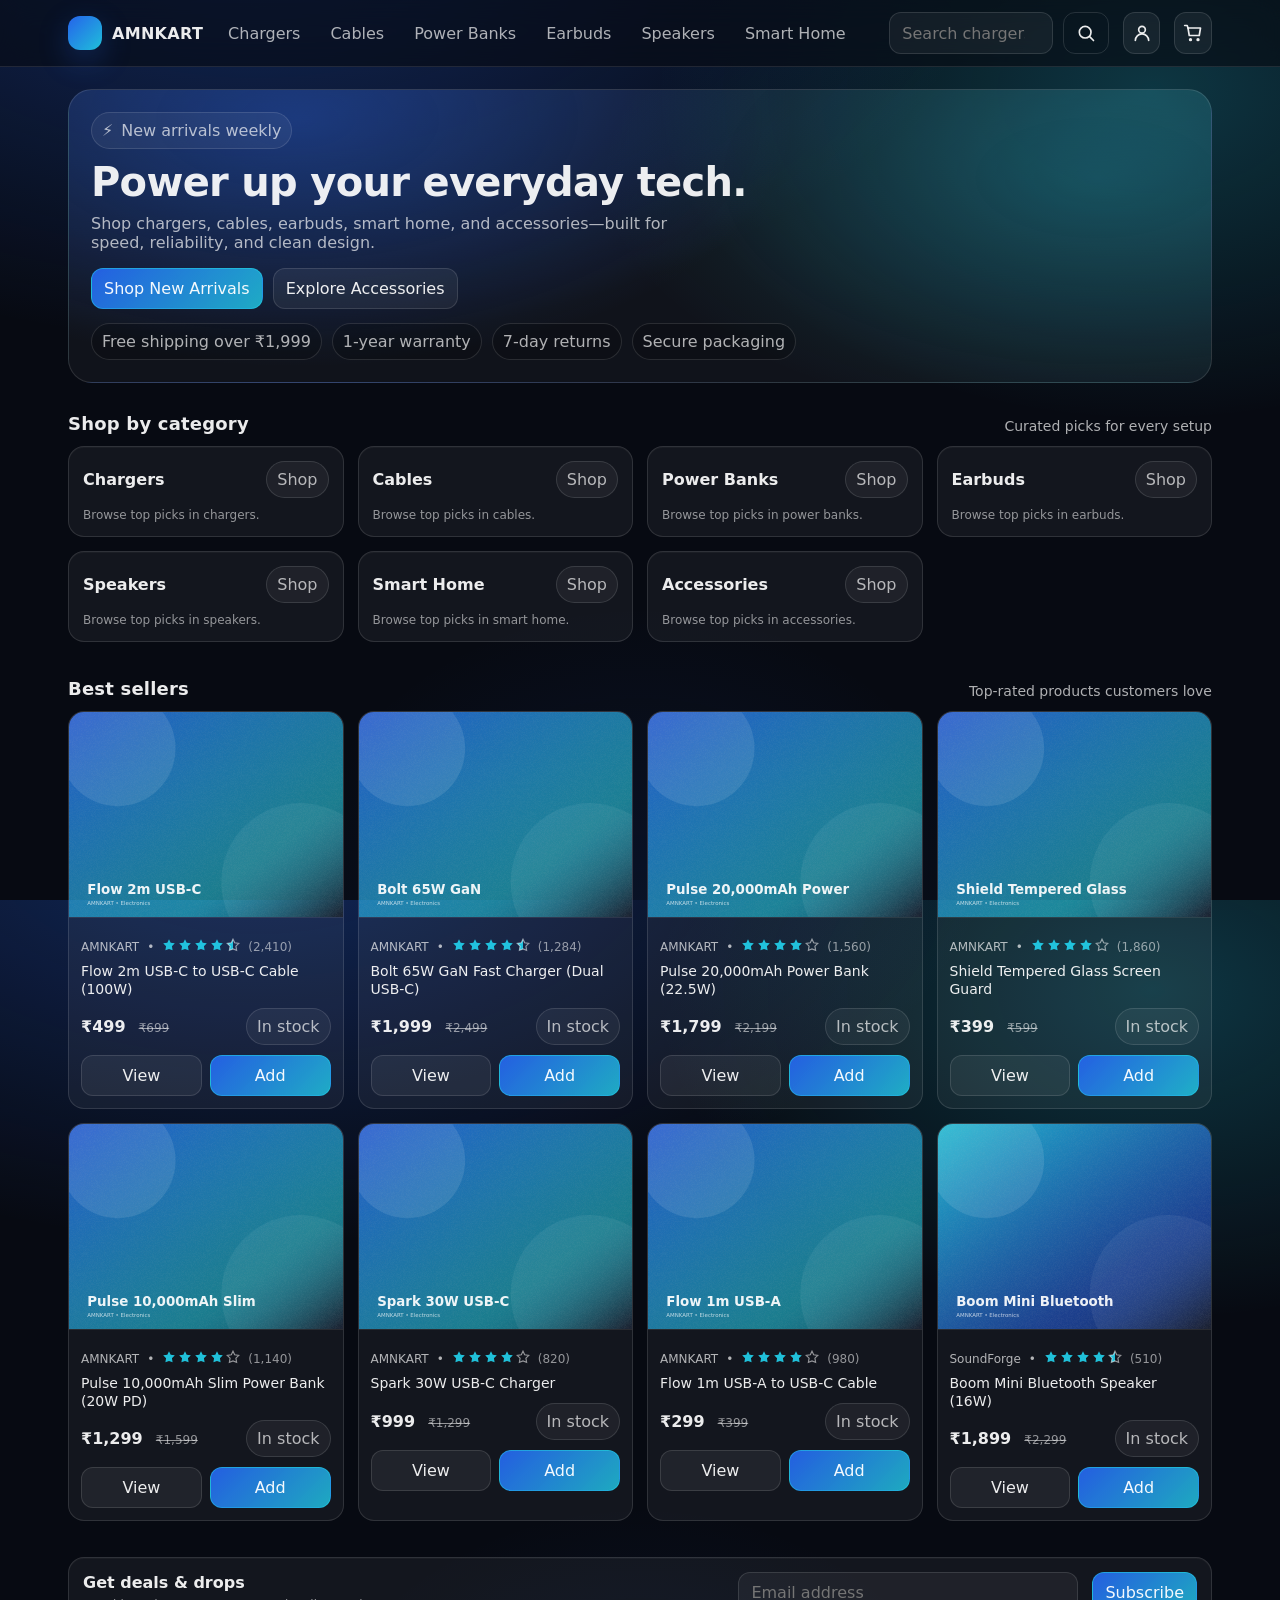
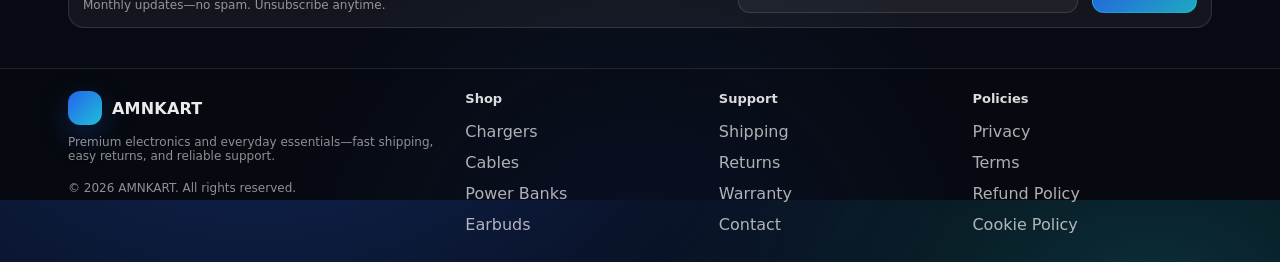
<file: ECOM/index.html>
<!doctype html>
<html lang="en">
  <head>
    <meta charset="utf-8" />
    <meta name="viewport" content="width=device-width, initial-scale=1" />
    <meta name="description" content="AMNKART electronics store: chargers, cables, power banks, earbuds, speakers, smart home and accessories." />
    <title>AMNKART</title>
    <link rel="stylesheet" href="assets/styles.css" />
  </head>
  <body>
    <header id="site-header"></header>
    <main id="page"></main>
    <footer id="site-footer"></footer>

    <script src="assets/data.js"></script>
    <script src="assets/app.js"></script>
    <script src="assets/pages/home.js"></script>
  </body>
</html>
</file>
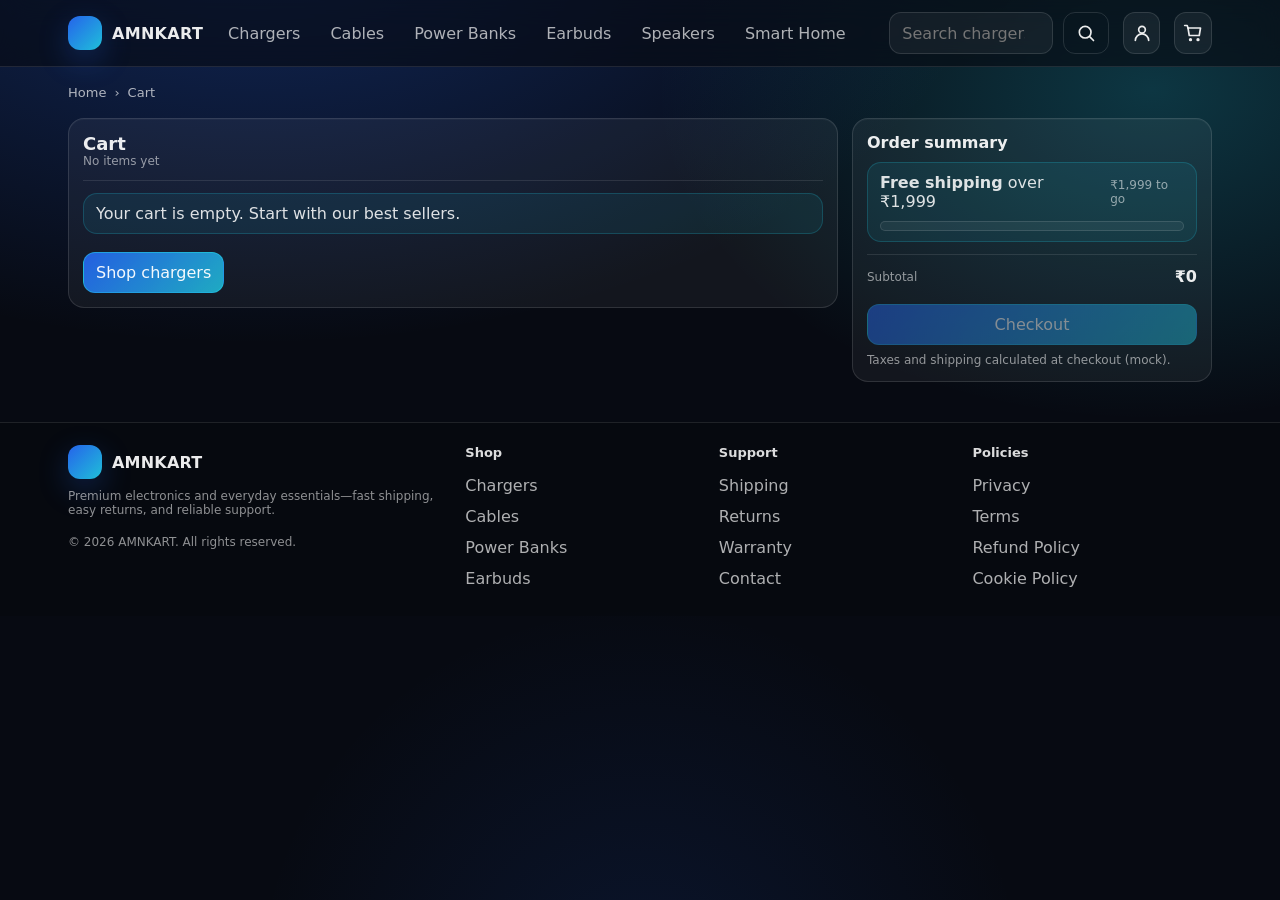
<file: ECOM/cart.html>
<!doctype html>
<html lang="en">
  <head>
    <meta charset="utf-8" />
    <meta name="viewport" content="width=device-width, initial-scale=1" />
    <meta name="description" content="Your AMNKART cart." />
    <title>Cart • AMNKART</title>
    <link rel="stylesheet" href="assets/styles.css" />
  </head>
  <body>
    <header id="site-header"></header>
    <main id="page"></main>
    <footer id="site-footer"></footer>

    <script src="assets/data.js"></script>
    <script src="assets/app.js"></script>
    <script src="assets/pages/cart.js"></script>
  </body>
</html>
</file>
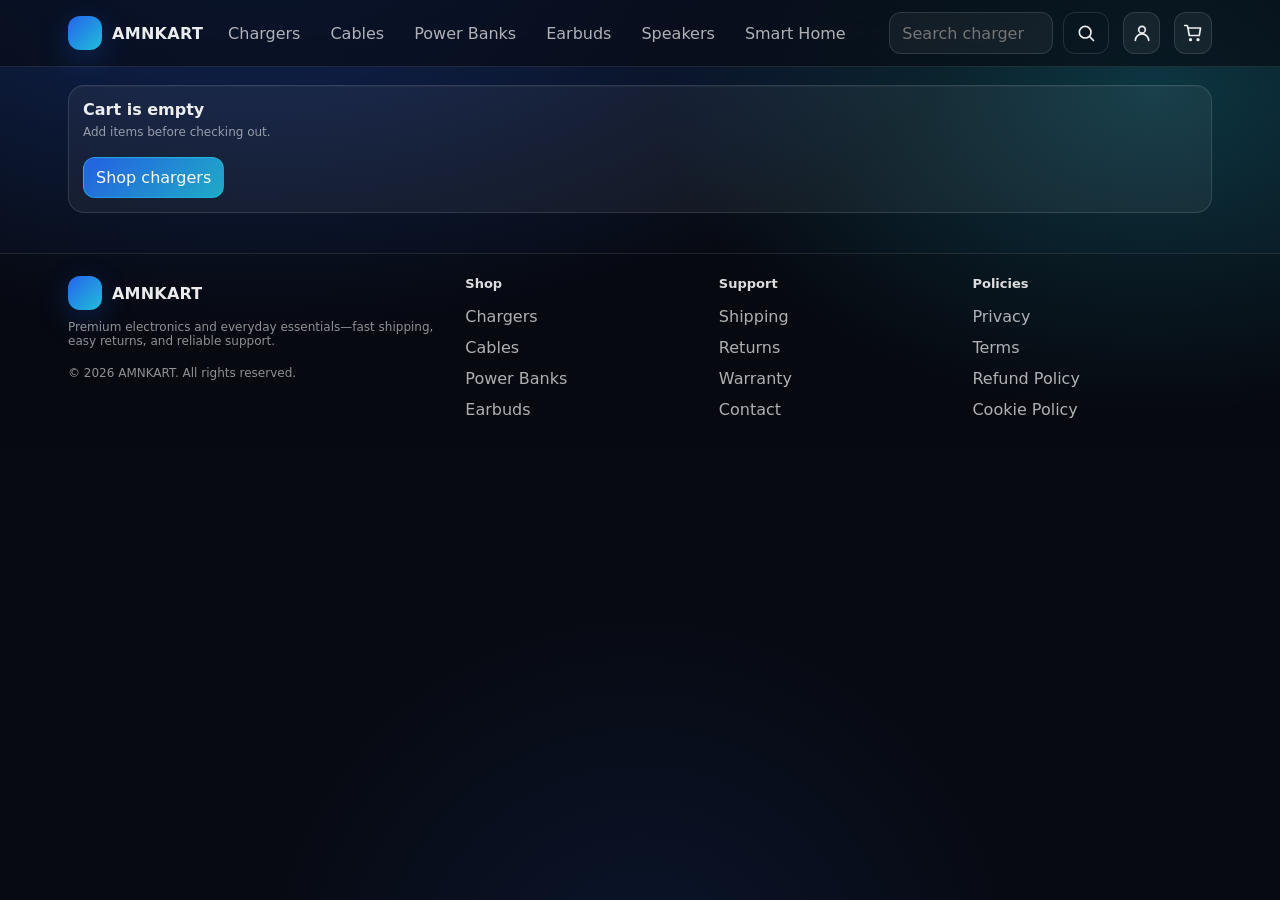
<file: ECOM/checkout.html>
<!doctype html>
<html lang="en">
  <head>
    <meta charset="utf-8" />
    <meta name="viewport" content="width=device-width, initial-scale=1" />
    <meta name="description" content="AMNKART checkout (mock)." />
    <title>Checkout • AMNKART</title>
    <link rel="stylesheet" href="assets/styles.css" />
  </head>
  <body>
    <header id="site-header"></header>
    <main id="page"></main>
    <footer id="site-footer"></footer>

    <script src="assets/data.js"></script>
    <script src="assets/app.js"></script>
    <script src="assets/pages/checkout.js"></script>
  </body>
</html>
</file>
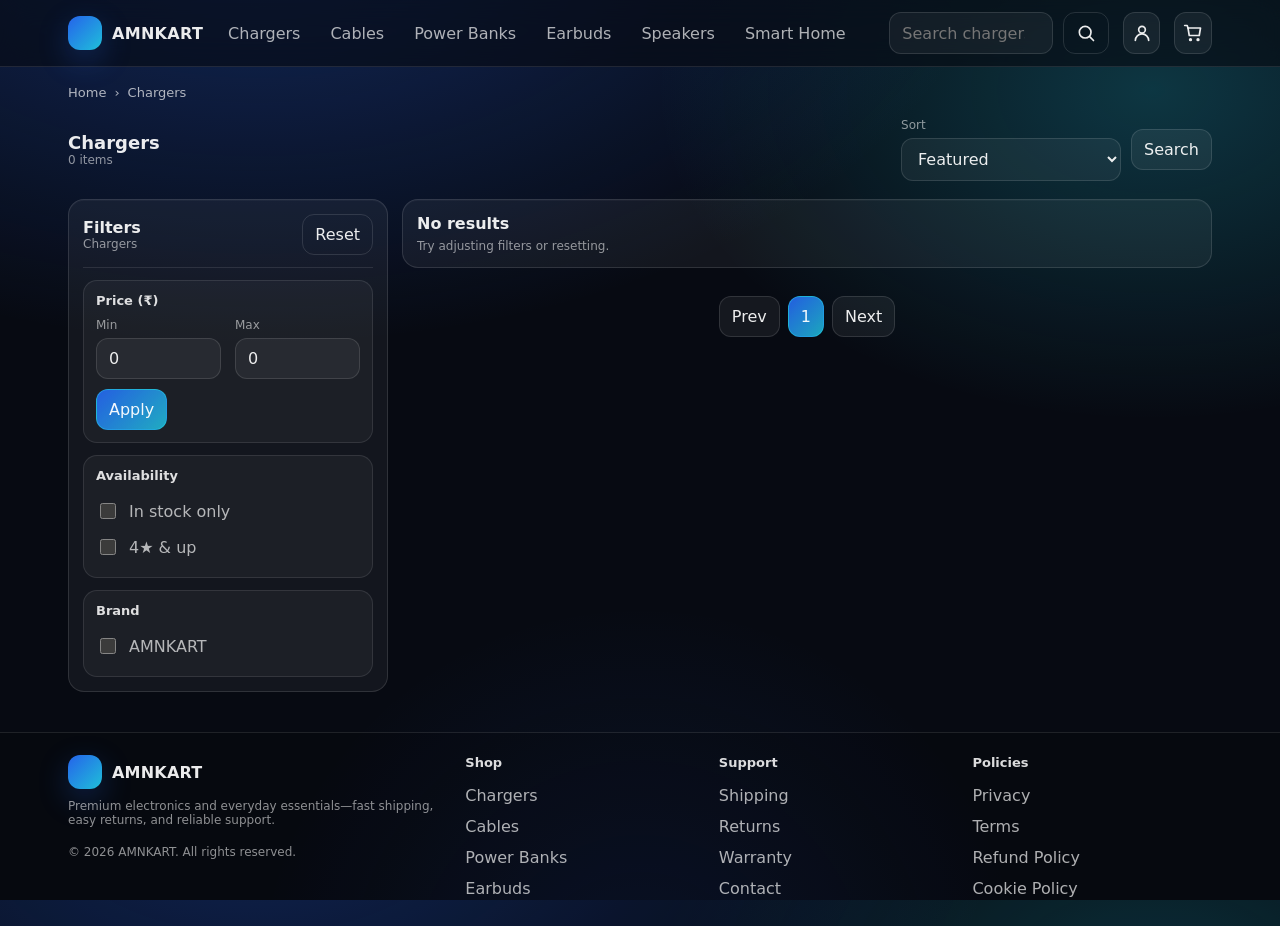
<file: ECOM/collections.html>
<!doctype html>
<html lang="en">
  <head>
    <meta charset="utf-8" />
    <meta name="viewport" content="width=device-width, initial-scale=1" />
    <meta name="description" content="Browse AMNKART collections." />
    <title>Collections • AMNKART</title>
    <link rel="stylesheet" href="assets/styles.css" />
  </head>
  <body>
    <header id="site-header"></header>
    <main id="page"></main>
    <footer id="site-footer"></footer>

    <script src="assets/data.js"></script>
    <script src="assets/app.js"></script>
    <script src="assets/pages/collections.js"></script>
  </body>
</html>
</file>
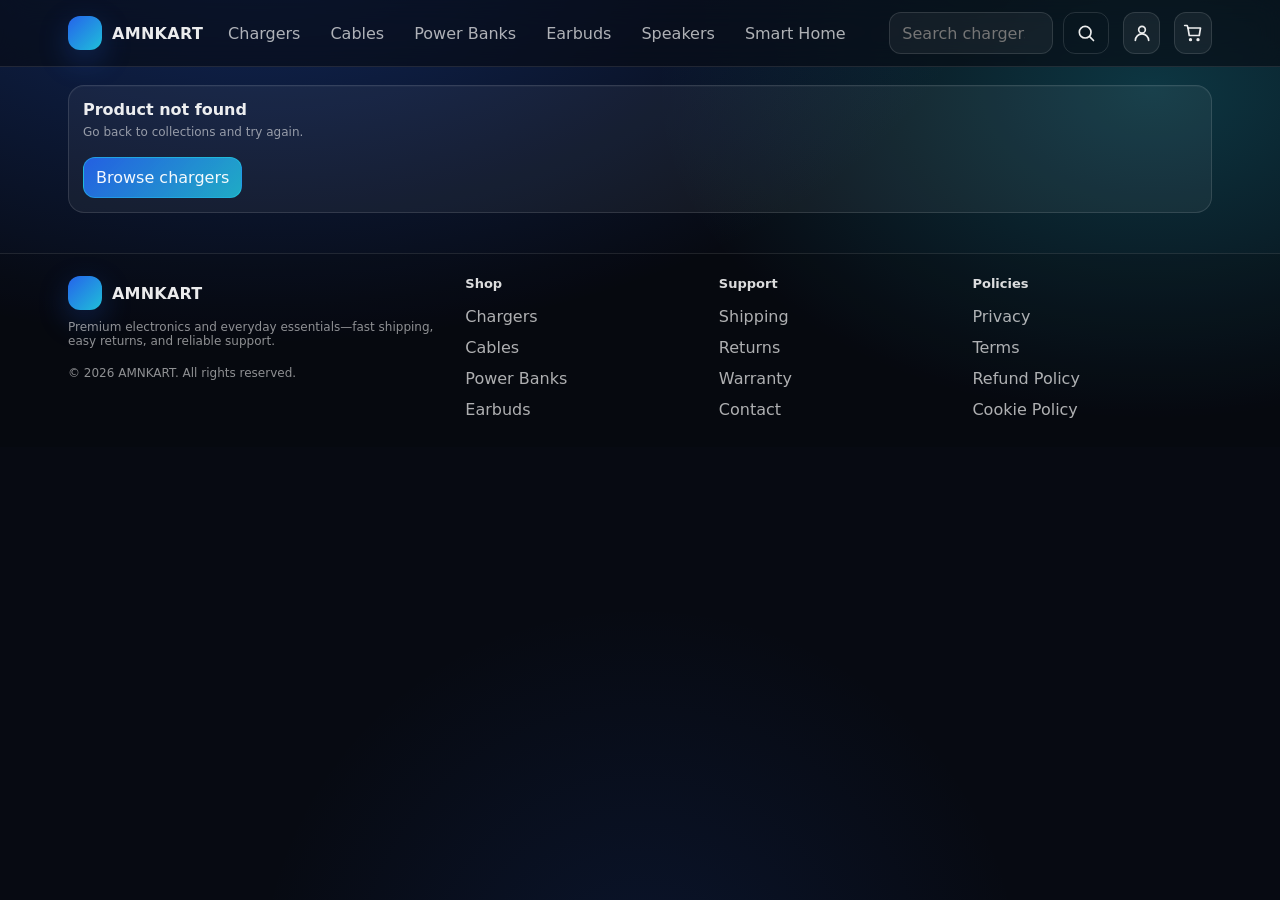
<file: ECOM/product.html>
<!doctype html>
<html lang="en">
  <head>
    <meta charset="utf-8" />
    <meta name="viewport" content="width=device-width, initial-scale=1" />
    <meta name="description" content="Product details on AMNKART." />
    <title>Product • AMNKART</title>
    <link rel="stylesheet" href="assets/styles.css" />
  </head>
  <body>
    <header id="site-header"></header>
    <main id="page"></main>
    <footer id="site-footer"></footer>

    <script src="assets/data.js"></script>
    <script src="assets/app.js"></script>
    <script src="assets/pages/product.js"></script>
  </body>
</html>
</file>
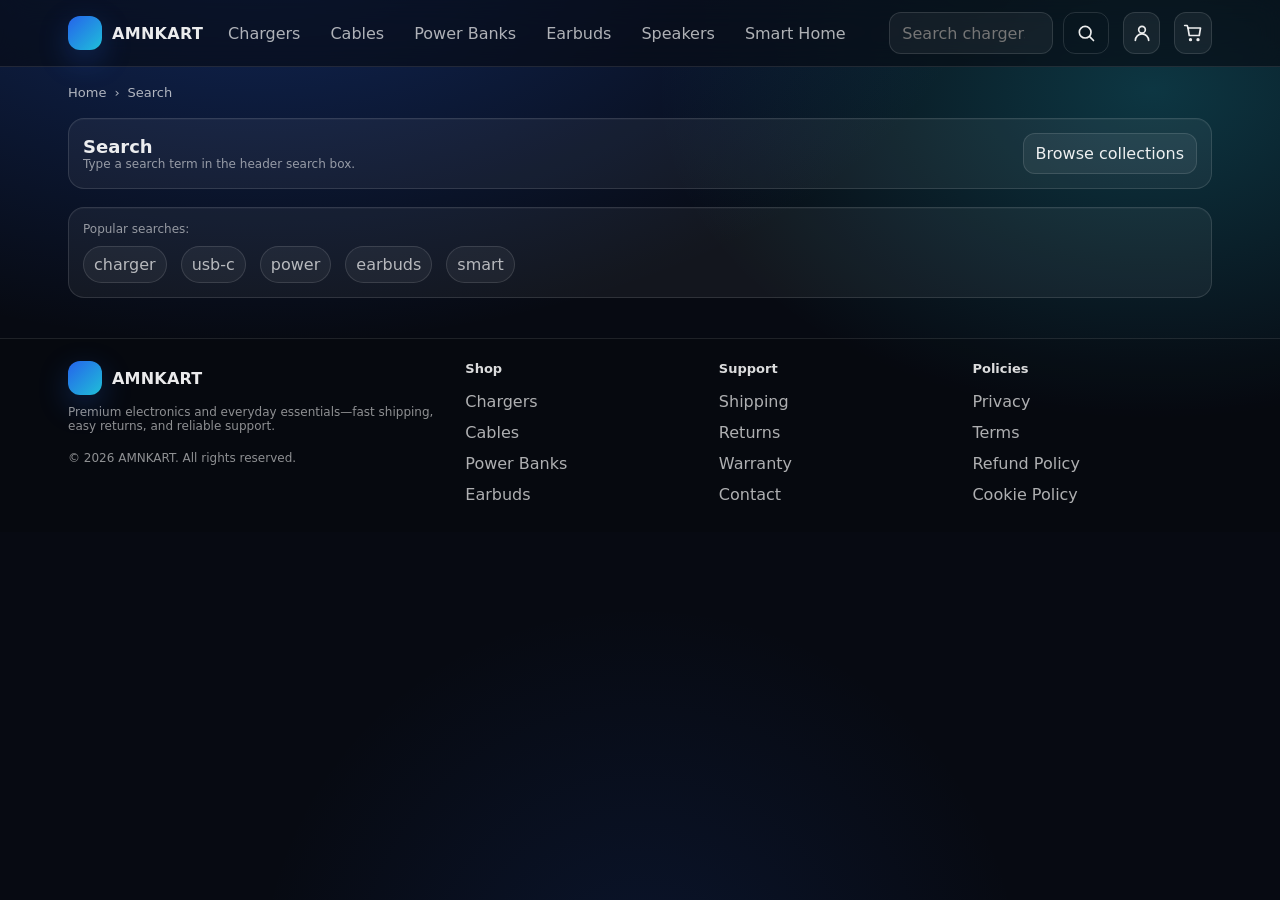
<file: ECOM/search.html>
<!doctype html>
<html lang="en">
  <head>
    <meta charset="utf-8" />
    <meta name="viewport" content="width=device-width, initial-scale=1" />
    <meta name="description" content="Search AMNKART products." />
    <title>Search • AMNKART</title>
    <link rel="stylesheet" href="assets/styles.css" />
  </head>
  <body>
    <header id="site-header"></header>
    <main id="page"></main>
    <footer id="site-footer"></footer>

    <script src="assets/data.js"></script>
    <script src="assets/app.js"></script>
    <script src="assets/pages/search.js"></script>
  </body>
</html>
</file>
<file: ECOM/assets/styles.css>
:root{
  --bg: #070A12;
  --panel: rgba(255,255,255,.06);
  --panel2: rgba(255,255,255,.09);
  --border: rgba(255,255,255,.12);
  --text: rgba(255,255,255,.92);
  --muted: rgba(255,255,255,.68);
  --muted2: rgba(255,255,255,.55);
  --brand: #5071b8;
  --brand2: #22D3EE;
  --danger: #ef4444;
  --ok: #22c55e;
  --shadow: 0 18px 50px rgba(0,0,0,.55);
  --radius: 16px;
  --radius-sm: 12px;
  --container: 1180px;
  --ring: 0 0 0 3px rgba(34,211,238,.22);
  color-scheme: dark;
}

*{box-sizing:border-box}
html,body{height:100%}
body{
  margin:0;
  font-family: ui-sans-serif, system-ui, -apple-system, Segoe UI, Roboto, Helvetica, Arial, "Apple Color Emoji","Segoe UI Emoji";
  background:
    radial-gradient(1200px 700px at 20% -10%, rgba(37,99,235,.35), transparent 62%),
    radial-gradient(900px 600px at 90% 10%, rgba(34,211,238,.22), transparent 55%),
    radial-gradient(700px 700px at 50% 110%, rgba(37,99,235,.12), transparent 55%),
    var(--bg);
  color:var(--text);
}

a{color:inherit; text-decoration:none}
img{max-width:100%; display:block}
button,input,select,textarea{font:inherit; color:inherit}

.container{max-width:var(--container); margin:0 auto; padding:0 18px}
.row{display:flex; gap:14px; align-items:center}
.wrap{flex-wrap:wrap}
.spacer{height:18px}
.grid{display:grid; gap:14px}
.grid-2{grid-template-columns:repeat(2, minmax(0,1fr))}
.grid-3{grid-template-columns:repeat(3, minmax(0,1fr))}
.grid-4{grid-template-columns:repeat(4, minmax(0,1fr))}
@media (max-width: 980px){ .grid-4{grid-template-columns:repeat(3, minmax(0,1fr))} }
@media (max-width: 760px){ .grid-3,.grid-4{grid-template-columns:repeat(2, minmax(0,1fr))} }
@media (max-width: 480px){ .grid-2,.grid-3,.grid-4{grid-template-columns:repeat(1, minmax(0,1fr))} }

.chip{
  display:inline-flex; align-items:center; gap:8px;
  padding:8px 10px;
  border:1px solid var(--border);
  border-radius:999px;
  background:rgba(255,255,255,.05);
  color:var(--muted);
}

.btn{
  display:inline-flex; align-items:center; justify-content:center;
  gap:10px;
  border-radius:12px;
  border:1px solid var(--border);
  padding:10px 12px;
  background:rgba(255,255,255,.06);
  cursor:pointer;
  transition: transform .08s ease, background .12s ease, border-color .12s ease;
  user-select:none;
}
.btn:hover{background:rgba(255,255,255,.09); border-color:rgba(255,255,255,.18)}
.btn:active{transform:translateY(1px)}
.btn:focus-visible{outline:none; box-shadow: var(--ring)}
.btn-primary{
  background: linear-gradient(135deg, rgba(37,99,235,.95), rgba(34,211,238,.78));
  border-color: rgba(34,211,238,.45);
  color: rgba(255,255,255,.95);
}
.btn-primary:hover{filter:saturate(1.02) brightness(1.02)}
.btn-ghost{background:transparent}
.btn-danger{border-color: rgba(239,68,68,.55); background: rgba(239,68,68,.10)}

.input, .select{
  width:100%;
  border-radius:12px;
  border:1px solid var(--border);
  background:rgba(255,255,255,.05);
  padding:10px 12px;
}
.input:focus,.select:focus{outline:none; box-shadow: var(--ring); border-color: rgba(34,211,238,.35)}
.label{font-size:12px; color:var(--muted2); margin-bottom:6px}
.help{font-size:12px; color:var(--muted2)}

.card{
  border:1px solid var(--border);
  border-radius:var(--radius);
  background: rgba(255,255,255,.05);
  box-shadow: 0 1px 0 rgba(255,255,255,.03) inset;
}
.card-pad{padding:14px}

.topbar{
  position:sticky; top:0; z-index:20;
  backdrop-filter: blur(14px);
  background: rgba(7,10,18,.62);
  border-bottom:1px solid rgba(255,255,255,.10);
}
.topbar-inner{display:flex; gap:14px; align-items:center; padding:12px 0}
.brand{
  display:flex; align-items:center; gap:10px;
  font-weight:750; letter-spacing:.3px;
}
.brand-mark{
  width:34px; height:34px;
  border-radius:12px;
  background: linear-gradient(135deg, rgba(37,99,235,1), rgba(34,211,238,.9));
  box-shadow: 0 10px 30px rgba(37,99,235,.28);
}
.nav{
  display:flex; align-items:center; gap:8px;
  overflow:auto;
  scrollbar-width:none;
}
.nav::-webkit-scrollbar{display:none}
.nav a{
  padding:8px 10px;
  border-radius:999px;
  border:1px solid transparent;
  color:var(--muted);
  white-space:nowrap;
}
.nav a:hover{background:rgba(255,255,255,.06); border-color:rgba(255,255,255,.10); color:var(--text)}

.searchbar{flex:1; min-width: 220px}
.searchbar form{display:flex; gap:10px}
.searchbar input{flex:1}
.icon-btn{
  width:42px; height:42px;
  border-radius:12px;
  border:1px solid var(--border);
  background:rgba(255,255,255,.06);
  display:inline-flex; align-items:center; justify-content:center;
  cursor:pointer;
}
.icon-btn:hover{background:rgba(255,255,255,.10)}
.badge{
  min-width:18px;
  height:18px;
  border-radius:999px;
  padding:0 6px;
  background: rgba(34,211,238,.22);
  border:1px solid rgba(34,211,238,.35);
  display:inline-flex; align-items:center; justify-content:center;
  font-size:12px;
  color:rgba(255,255,255,.90);
}

.hero{
  padding:22px 0 12px;
}
.hero-inner{
  position:relative;
  padding:22px;
  border-radius:24px;
  border:1px solid rgba(255,255,255,.12);
  background:
    radial-gradient(900px 450px at 20% 10%, rgba(37,99,235,.35), transparent 55%),
    radial-gradient(900px 450px at 90% 30%, rgba(34,211,238,.20), transparent 55%),
    rgba(255,255,255,.04);
  overflow:hidden;
}
.hero h1{margin:0; font-size:40px; letter-spacing:-.7px; line-height:1.08}
.hero p{margin:10px 0 0; color:var(--muted); max-width: 62ch}
.hero-actions{display:flex; gap:10px; align-items:center; margin-top:16px; flex-wrap:wrap}
.hero-strip{
  display:flex; gap:10px; flex-wrap:wrap; margin-top:14px
}
.hero-strip .chip{background:rgba(0,0,0,.18)}
@media (max-width: 760px){
  .hero h1{font-size:32px}
}

.section{padding:18px 0}
.section-title{display:flex; align-items:end; justify-content:space-between; gap:14px; margin-bottom:12px}
.section-title h2{margin:0; font-size:18px; letter-spacing:.2px}
.section-title .muted{color:var(--muted); font-size:14px}

.product-card{
  display:flex; flex-direction:column;
  overflow:hidden;
}
.product-media{
  border-bottom:1px solid rgba(255,255,255,.10);
  background: rgba(0,0,0,.12);
  aspect-ratio: 4 / 3;
  display:flex; align-items:center; justify-content:center;
}
.product-body{padding:12px}
.product-title{margin:0; font-size:14px; line-height:1.25}
.product-meta{display:flex; gap:8px; align-items:center; margin-top:8px; color:var(--muted); font-size:12px}
.price-row{display:flex; justify-content:space-between; align-items:center; gap:10px; margin-top:10px}
.price{font-weight:750}
.compare{color:var(--muted2); text-decoration:line-through; font-weight:500; font-size:12px}
.stars{display:inline-flex; gap:2px; color: rgba(34,211,238,.9)}
.quick-actions{display:flex; gap:8px; margin-top:10px}
.quick-actions .btn{flex:1}

.breadcrumbs{display:flex; flex-wrap:wrap; gap:8px; color:var(--muted); font-size:13px}
.breadcrumbs a:hover{text-decoration:underline}

.layout{
  display:grid;
  grid-template-columns: 320px minmax(0, 1fr);
  gap:14px;
}
@media (max-width: 980px){
  .layout{grid-template-columns: 1fr}
}

.filters-header{display:flex; align-items:center; justify-content:space-between; gap:10px}
.filter-group{padding:12px; border-radius:14px; border:1px solid rgba(255,255,255,.10); background: rgba(255,255,255,.04)}
.filter-group h3{margin:0 0 10px; font-size:13px; color: rgba(255,255,255,.86)}
.checkrow{display:flex; align-items:center; gap:10px; padding:7px 0; color:var(--muted)}
.checkrow input{width:16px; height:16px}

.pillbar{display:flex; gap:10px; flex-wrap:wrap; align-items:center; justify-content:space-between}
.pillbar .row{gap:10px}
.pagination{display:flex; gap:8px; align-items:center; justify-content:center; padding:10px 0}

.product-page{
  display:grid;
  grid-template-columns: minmax(0, 1.2fr) minmax(0, 1fr);
  gap:14px;
}
@media (max-width: 980px){ .product-page{grid-template-columns:1fr} }
.gallery{
  border-radius: var(--radius);
  border:1px solid rgba(255,255,255,.12);
  background: rgba(0,0,0,.10);
  overflow:hidden;
}
.gallery-main{aspect-ratio: 4 / 3; display:flex; align-items:center; justify-content:center}
.gallery-thumbs{display:flex; gap:10px; padding:12px; border-top:1px solid rgba(255,255,255,.10); overflow:auto; scrollbar-width:none}
.gallery-thumbs::-webkit-scrollbar{display:none}
.thumb{
  width:84px; height:62px; flex:0 0 auto;
  border-radius:12px; border:1px solid rgba(255,255,255,.12);
  background: rgba(255,255,255,.05);
  cursor:pointer;
  overflow:hidden;
}
.thumb[aria-current="true"]{border-color: rgba(34,211,238,.45); box-shadow: var(--ring)}

.accordion button{
  width:100%;
  text-align:left;
  padding:12px;
  background: transparent;
  border:1px solid rgba(255,255,255,.10);
  border-radius:14px;
  cursor:pointer;
}
.accordion button:hover{background: rgba(255,255,255,.04)}
.accordion button:focus-visible{outline:none; box-shadow: var(--ring)}
.accordion .panel{
  margin-top:10px;
  padding:12px;
  border-radius:14px;
  border:1px solid rgba(255,255,255,.10);
  background: rgba(255,255,255,.04);
  color: var(--muted);
}

.divider{height:1px; background: rgba(255,255,255,.10); margin:12px 0}
.footer{
  padding:22px 0;
  border-top:1px solid rgba(255,255,255,.10);
  background: rgba(0,0,0,.15);
  margin-top: 22px;
}
.footer-grid{display:grid; grid-template-columns: 1.6fr 1fr 1fr 1fr; gap:14px}
@media (max-width: 980px){ .footer-grid{grid-template-columns:1fr 1fr} }
@media (max-width: 520px){ .footer-grid{grid-template-columns:1fr} }
.footer h4{margin:0 0 10px; font-size:13px; color: rgba(255,255,255,.86)}
.footer a{color: var(--muted); display:block; padding:6px 0}
.footer a:hover{color: rgba(255,255,255,.88)}
.tiny{font-size:12px; color:var(--muted2)}

.drawer-backdrop{
  position:fixed; inset:0; z-index:50;
  background: rgba(0,0,0,.62);
  display:none;
}
.drawer-backdrop[data-open="true"]{display:block}
.drawer{
  position:fixed; top:0; right:0; height:100%; width:min(440px, 92vw);
  background: rgba(10,12,20,.92);
  border-left:1px solid rgba(255,255,255,.12);
  backdrop-filter: blur(14px);
  box-shadow: var(--shadow);
  transform: translateX(102%);
  transition: transform .18s ease;
  display:flex; flex-direction:column;
}
.drawer-backdrop[data-open="true"] .drawer{transform: translateX(0)}
.drawer-head{display:flex; align-items:center; justify-content:space-between; gap:10px; padding:14px; border-bottom:1px solid rgba(255,255,255,.10)}
.drawer-body{padding:14px; overflow:auto; flex:1}
.drawer-foot{padding:14px; border-top:1px solid rgba(255,255,255,.10)}

.line{
  display:grid;
  grid-template-columns: 70px minmax(0,1fr);
  gap:12px;
  padding:10px 0;
}
.line + .line{border-top:1px solid rgba(255,255,255,.10)}
.line-media{
  width:70px; height:55px; border-radius:14px;
  border:1px solid rgba(255,255,255,.12);
  background: rgba(255,255,255,.05);
  overflow:hidden;
  display:flex; align-items:center; justify-content:center;
}
.line-title{margin:0; font-size:13px}
.line-sub{display:flex; gap:10px; align-items:center; color: var(--muted); font-size:12px; margin-top:6px}
.qty{
  display:inline-flex; align-items:center; gap:6px;
  border:1px solid rgba(255,255,255,.12);
  border-radius:12px;
  padding:6px;
  background: rgba(255,255,255,.04);
}
.qty button{width:28px; height:28px}
.qty input{
  width:48px;
  text-align:center;
  border:none;
  background:transparent;
  padding:0;
}
.qty input:focus{outline:none; box-shadow:none}

.notice{
  padding:10px 12px;
  border-radius:14px;
  border:1px solid rgba(34,211,238,.20);
  background: rgba(34,211,238,.08);
  color: rgba(255,255,255,.86);
}
.meter{
  height:10px;
  border-radius:999px;
  border:1px solid rgba(255,255,255,.12);
  background: rgba(255,255,255,.05);
  overflow:hidden;
}
.meter > div{height:100%; background: linear-gradient(90deg, rgba(37,99,235,.9), rgba(34,211,238,.85))}

.sr-only{
  position:absolute;
  width:1px; height:1px;
  padding:0; margin:-1px;
  overflow:hidden; clip:rect(0,0,0,0);
  white-space:nowrap; border:0;
}
</file>
